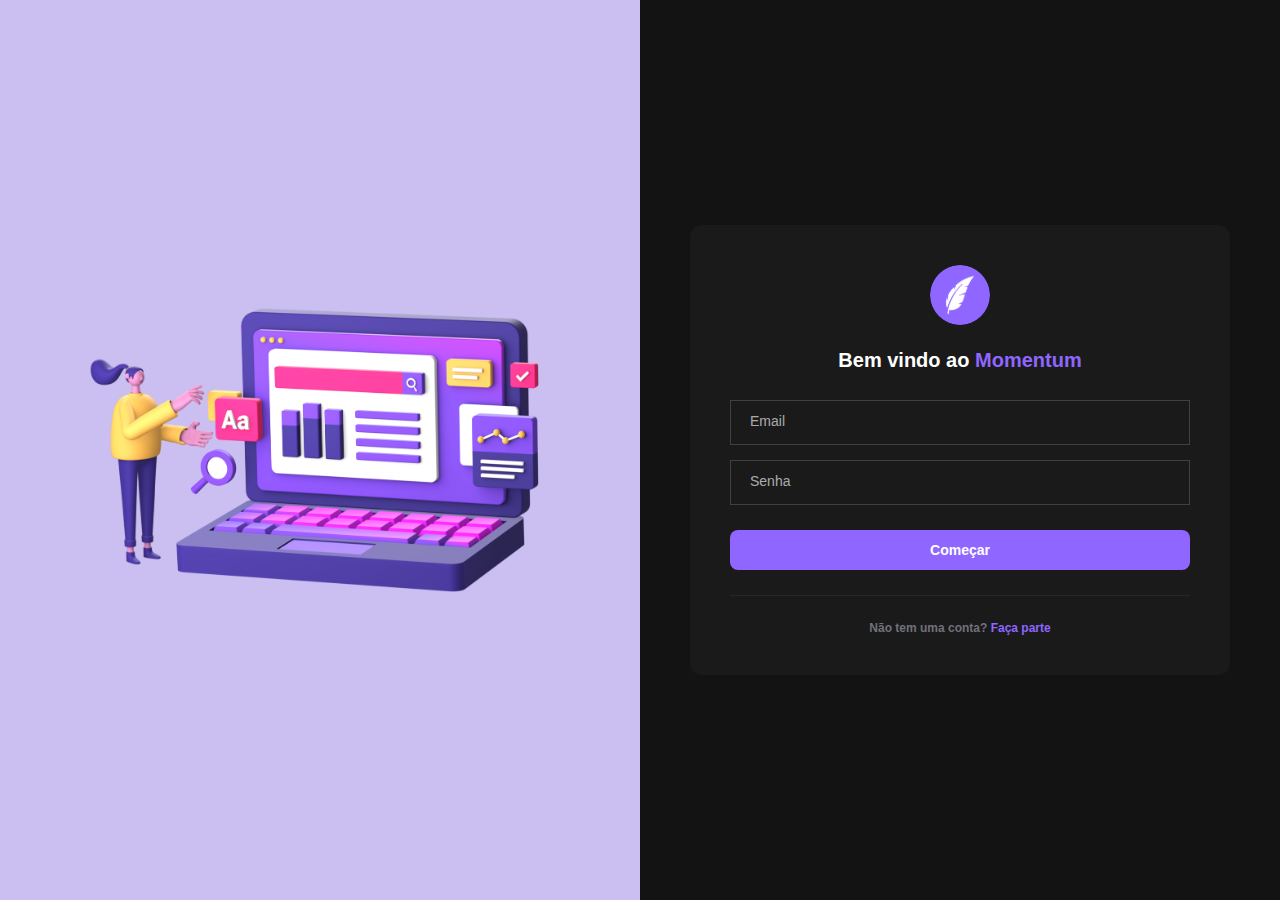
<file: index.html>
<!DOCTYPE html>
<html lang="pt-BR">
<head>
    <meta charset="UTF-8">
    <meta http-equiv="refresh" content="0; url=./login/index.html">
    <title>Redirecionando...</title>
</head>
<body>
    <p>Redirecionando para a página de login...</p>
</body>
</html>
</file>
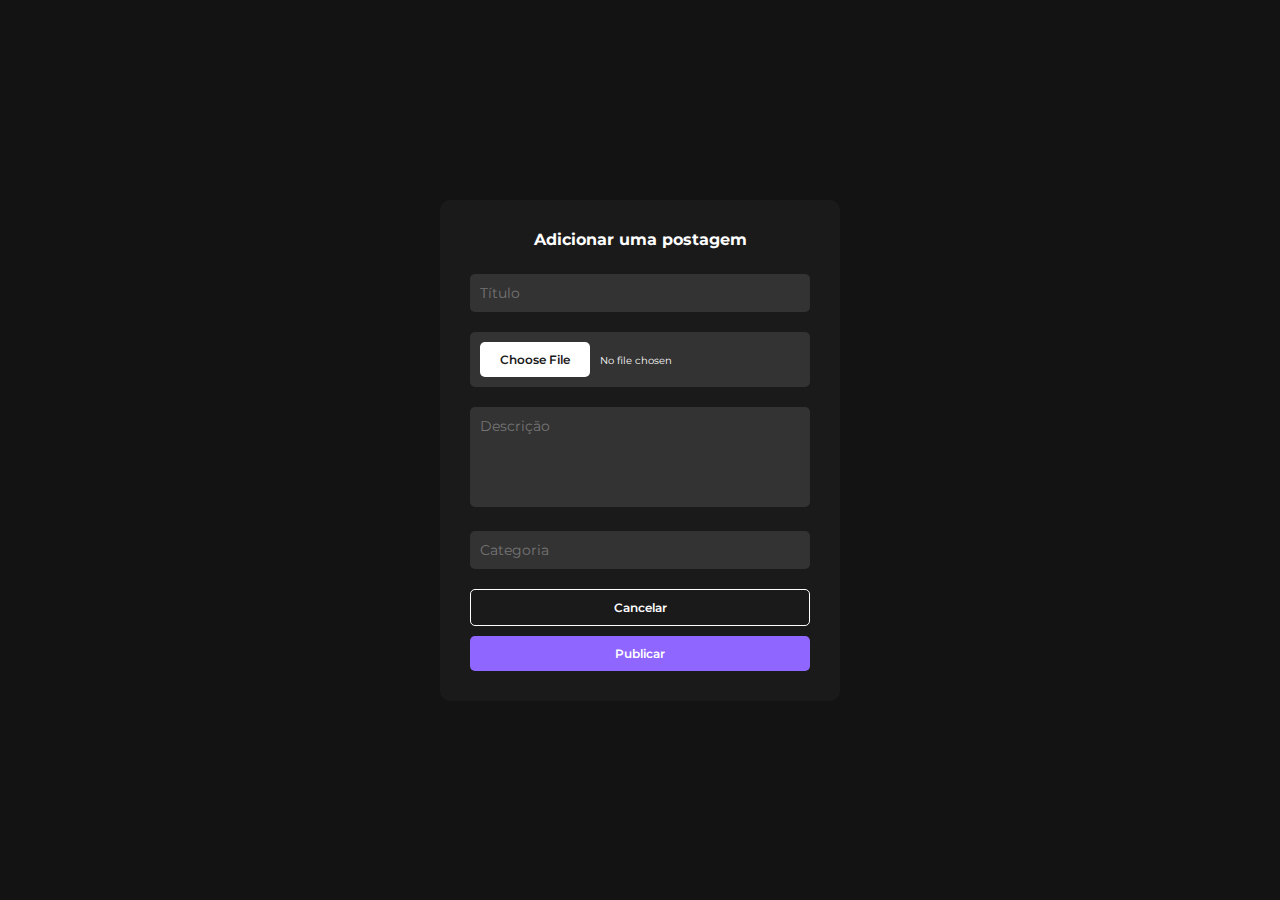
<file: create-post/index.html>
<!DOCTYPE html>
<html lang="pt-BR">
  <head>
    <meta charset="UTF-8" />
    <meta name="viewport" content="width=device-width, initial-scale=1.0" />
    <title>Adicionar Postagem</title>
    <link
      href="https://fonts.googleapis.com/css2?family=Montserrat:wght@400;500;600;700;800&family=Roboto:wght@400;500;700&family=Sofia+Sans:wght@400;500;700;800&display=swap"
      rel="stylesheet"
    />
    <link
      href="https://fonts.googleapis.com/css?family=Material+Icons|Material+Icons+Outlined|Material+Icons+Two+Tone|Material+Icons+Round|Material+Icons+Sharp|Material+Symbols+Outlined"
      rel="stylesheet"
    />
    <link rel="stylesheet" href="style.css" />
    <link rel="stylesheet" href="../style.css" />
  </head>
  <body>
    <div class="container">
      <h1>Adicionar uma postagem</h1>
      <form>
        <input
          type="text"
          placeholder="Título"
          required
          minlength="1"
          maxlength="50"
        />

        <div class="file-input-container">
          <input
            id="image"
            name="image"
            type="file"
            accept="image/*"
            required
          />
        </div>

        <textarea placeholder="Descrição" maxlength="150"></textarea>

        <input type="text" placeholder="Categoria" maxlength="30" />

        <div class="button-container">
          <a href="../posts/index.html" class="cancel-button">Cancelar</a>
          <button
            type="submit"
            onclick="event.preventDefault(); window.location.href='../view-post/index.html'"
          >
            Publicar
          </button>
        </div>
      </form>
    </div>
  </body>
</html>
</file>
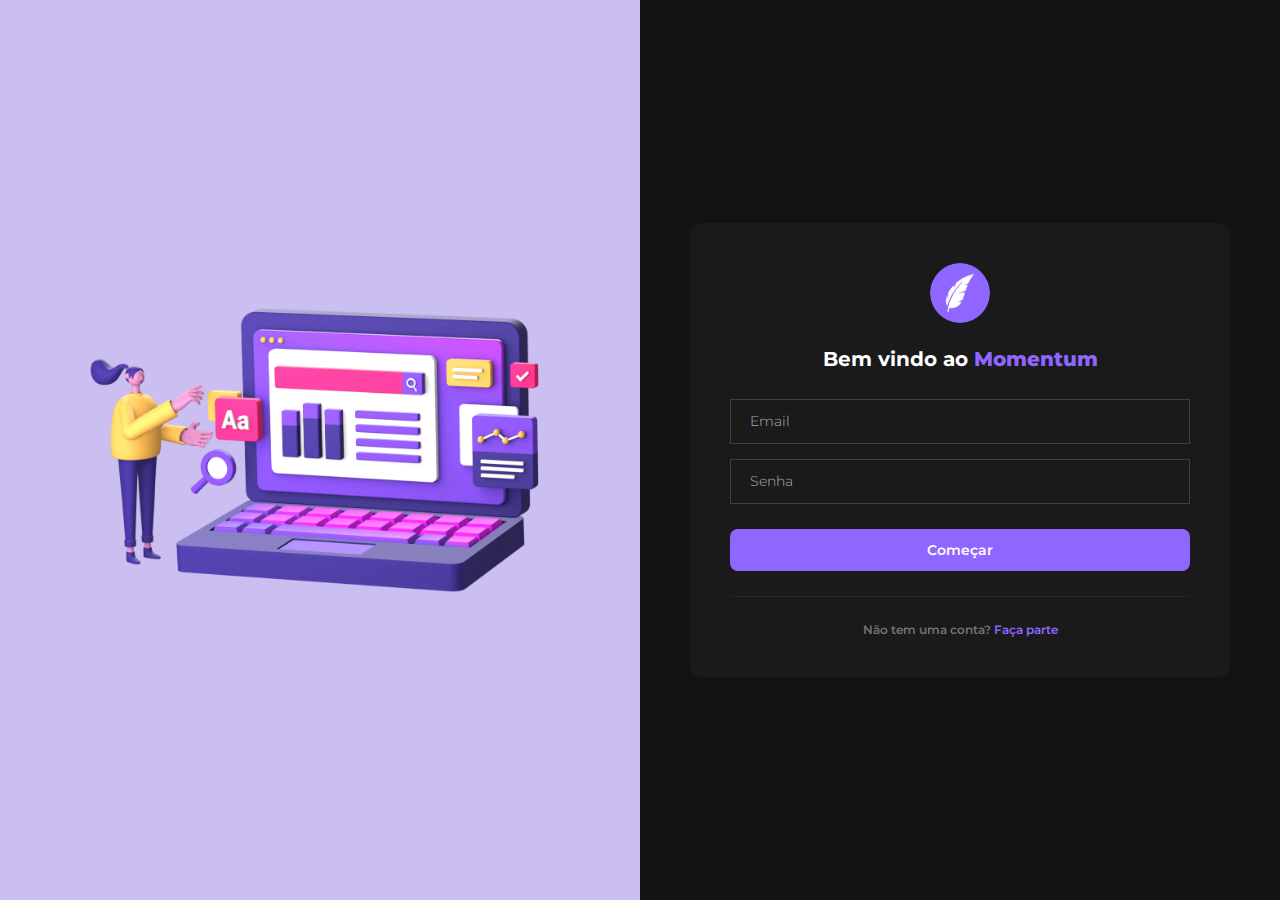
<file: login/index.html>
<!DOCTYPE html>
<html lang="en">
<head>
    <meta charset="UTF-8">
    <meta name="viewport" content="width=device-width, initial-scale=1.0">
    <link
        href="https://fonts.googleapis.com/css2?family=Montserrat:wght@400;500;600;700;800&family=Roboto:wght@400;500;700&family=Sofia+Sans:wght@400;500;700;800&display=swap"
        rel="stylesheet">
    <link
        href="https://fonts.googleapis.com/css?family=Material+Icons|Material+Icons+Outlined|Material+Icons+Two+Tone|Material+Icons+Round|Material+Icons+Sharp|Material+Symbols+Outlined"
        rel="stylesheet">
    <link rel="stylesheet" href="../style.css">
    <link rel="stylesheet" href="styles.css">
    <title>Bem-vindo ao Momentum!</title>
</head>
<body>
    <main>
        <section class="left">
            <img src="../assets/login-bg.png" alt="">
        </section>
        <section class="right">
            <div class="form-wrapper">
                <img src="../assets/logo.png" alt="">
                <h1>Bem vindo ao <span>Momentum</span></h1>
                <form id="form">
                    <div class="form-item form-group">
                        <input type="text" id="username" autocomplete="off" placeholder="" required>
                        <label for="username">Email</label>
                    </div>
                    <div class="form-item form-group">
                        <input type="password" id="username" autocomplete="off" placeholder="" required>
                        <label for="username">Senha</label>
                    </div>
                    <div class="buttons">
                        <a href="../posts/index.html">
                            <button id="button" type="button">Começar</button>
                        </a>
                    </div>
                    <hr>
                    <div class="register">
                        Não tem uma conta? <span>Faça parte</span>
                    </div>
                </form>
            </div>
        </section>
    </main>
</body>
</html>
</file>
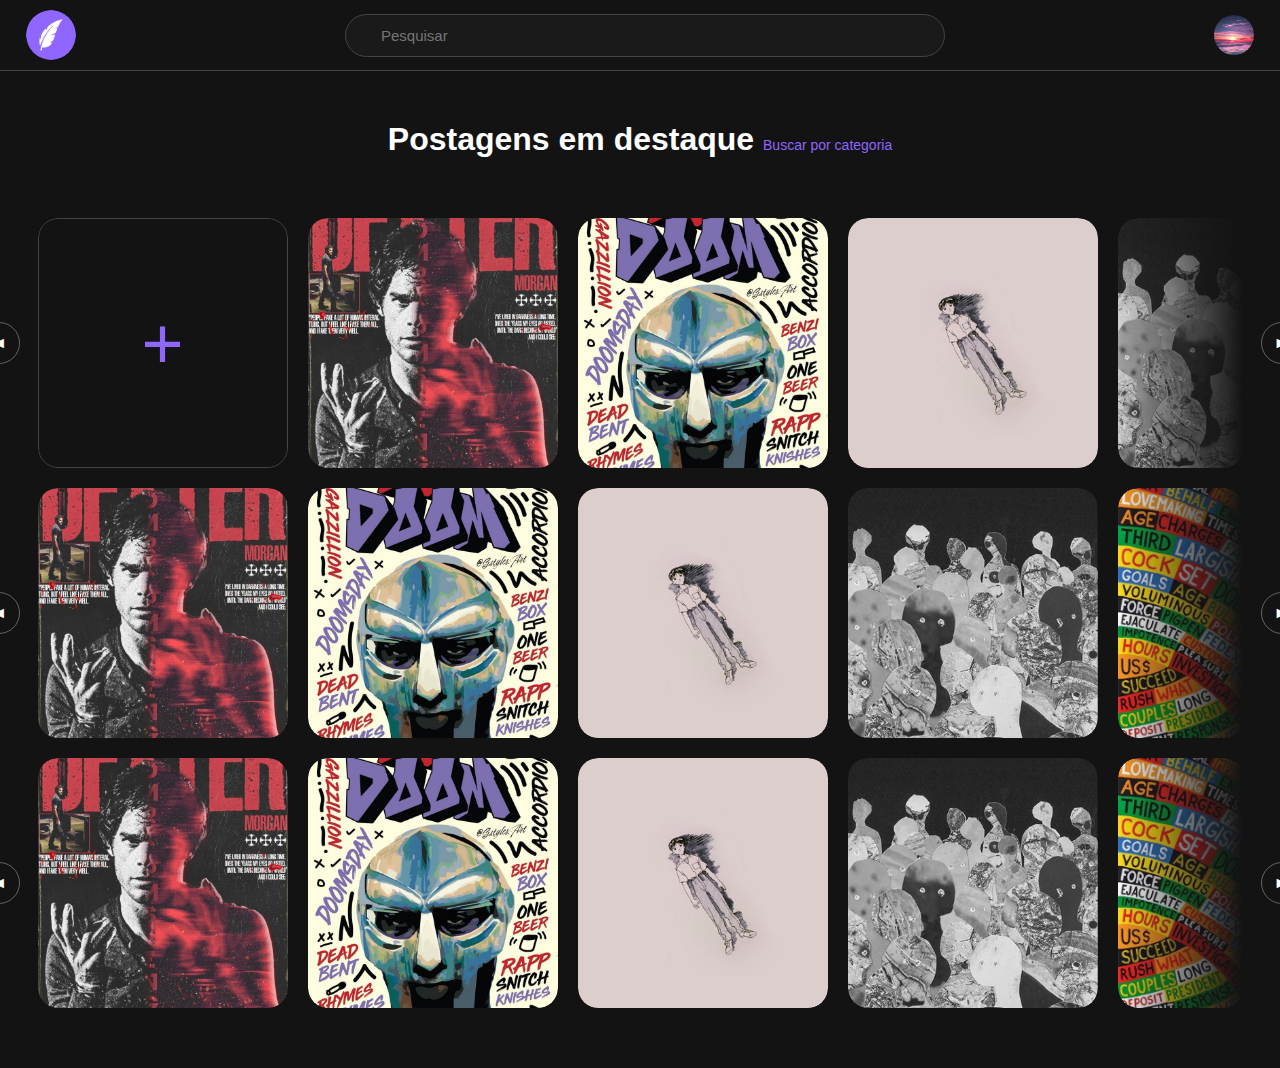
<file: posts/index.html>
<!DOCTYPE html>
<html lang="en">
<head>
  <meta charset="UTF-8">
  <meta name="viewport" content="width=device-width, initial-scale=1.0">
  <title>Momentum - Postagens em destaque</title>
  <link rel="stylesheet" href="../style.css">
  <link rel="stylesheet" href="styles.css">
</head>
<body>
  
  <!-- HEADER -->
  <div class="header">
    <img draggable="false" class="logo" src="../assets/logo.png">
    <input type="text" class="search" placeholder="Pesquisar">

    <div class="icon-wrapper">
      <img tabindex="1" draggable="false" class="icon pp" src="../assets/pfp.jpg">

      <div tabindex="1" class="user-info">
        <img src="../assets/pfp.jpg">
        <a href="../login/index.html">Sair</a>
      </div>
      
    </div>
  </div>

  <h1 class="title">Postagens em destaque <a href="./categories/index.html">Buscar por categoria</a></h1>

    <!-- CONTENT -->
  <div class="container">
    <span class="prev">►</span>
    <span class="next">►</span>

    <div class="window">
      <a class="add" href="../create-post/index.html">
        <span>+</span>
      </a>
    </div>
    
    <div class="window">
      <a class="link" href="../view-post/index.html"></a>
      <img class="picture" src="../assets/feed/1.jpg">
      <div class="hover-area">
        <div class="top-bar">
          <p>David S.</p>
          <a>Salvar</a> 
        </div>
        <div class="title">
          <h3 class="desc">Dexter</h3>
          <span class="desc">Dexter Morgan Poster</span>
        </div>
        <div class="bottom-bar">
          <a>↗</a>
          <div class="radius-ico">
            <img src="../assets/icons/download.webp">
            <img src="../assets/icons/more.webp">
          </div>
        </div>
      </div>
    </div>

    <div class="window">
      <a class="link" href="../view-post/index.html"></a>
      <img class="picture" src="../assets/feed/2.jpg">
      <div class="hover-area">
        <div class="top-bar">
          <p>David S.</p>
          <a>Salvar</a>
        </div>
          <div class="title">
            <h3 class="desc">MF DOOM</h3>
            <span class="desc">Rapper e produtor inglês influente na cena do hip hop</span>
          </div>
        <div class="bottom-bar">
          <a>↗</a>
          <div class="radius-ico">
            <img draggable="false" src="../assets/icons/download.webp">
            <img draggable="false" src="../assets/icons/more.webp">
          </div>
        </div>
      </div>
    </div>
    
    <div class="window">
      <a class="link" href="../view-post/index.html"></a>
      <img class="picture" src="../assets/feed/3.jpg">
      <div class="hover-area">
        <div class="top-bar">
          <p>David S.</p>
          <a>Salvar</a>
        </div>
        <div class="title">
          <h3 class="desc">Evangelion</h3>
          <span class="desc">
            Neon Genesis Evangelion é uma série de anime japonesa do gênero mecha dirigida por Hideaki Anno, produzida pelo estúdio Gainax e...
          </span>
        </div>
        <div class="bottom-bar">
          <a>↗</a>
          <div class="radius-ico">
            <img draggable="false" src="../assets/icons/download.webp">
            <img draggable="false" src="../assets/icons/more.webp">
          </div>
        </div>
      </div>
    </div>

    <div class="window last">
      <img class="picture last" src="../assets/feed/4.jpg">
    </div>
      
  </div>

  <!------------------------- APENAS REPETIÇÃO DE CÓDIGO ABAIXO!------------------------- -->
  
  <div class="container">
    <span class="prev">►</span>
    <span class="next">►</span>
    
    <div class="window">
      <a class="link" href="../view-post/index.html"></a>
      <img class="picture" src="../assets/feed/1.jpg">
      <div class="hover-area">
        <div class="top-bar">
          <p>David S.</p>
          <a>Salvar</a> 
        </div>
        <div class="title">
          <h3 class="desc">Dexter</h3>
          <span class="desc">Dexter Morgan Poster</span>
        </div>
        <div class="bottom-bar">
          <a>↗</a>
          <div class="radius-ico">
            <img src="../assets/icons/download.webp">
            <img src="../assets/icons/more.webp">
          </div>
        </div>
      </div>
    </div>

    <div class="window">
      <a class="link" href="../view-post/index.html"></a>
      <img class="picture" src="../assets/feed/2.jpg">
      <div class="hover-area">
        <div class="top-bar">
          <p>David S.</p>
          <a>Salvar</a>
        </div>
          <div class="title">
            <h3 class="desc">MF DOOM</h3>
            <span class="desc">Rapper e produtor inglês influente na cena do hip hop</span>
          </div>
        <div class="bottom-bar">
          <a>↗</a>
          <div class="radius-ico">
            <img draggable="false" src="../assets/icons/download.webp">
            <img draggable="false" src="../assets/icons/more.webp">
          </div>
        </div>
      </div>
    </div>
    
    <div class="window">
      <a class="link" href="../view-post/index.html"></a>
      <img class="picture" src="../assets/feed/3.jpg">
      <div class="hover-area">
        <div class="top-bar">
          <p>David S.</p>
          <a>Salvar</a>
        </div>
        <div class="title">
          <h3 class="desc">Evangelion</h3>
          <span class="desc">
            Neon Genesis Evangelion é uma série de anime japonesa do gênero mecha dirigida por Hideaki Anno, produzida pelo estúdio Gainax e...
          </span>
        </div>
        <div class="bottom-bar">
          <a>↗</a>
          <div class="radius-ico">
            <img draggable="false" src="../assets/icons/download.webp">
            <img draggable="false" src="../assets/icons/more.webp">
          </div>
        </div>
      </div>
    </div>

    <div class="window">
      <a class="link" href="../view-post/index.html"></a>
      <img class="picture" src="../assets/feed/4.jpg">
      <div class="hover-area">
        <div class="top-bar">
          <p>David S.</p>
          <a>Salvar</a>
        </div>
        <div class="title">
          <h3 class="desc">Radiohead</h3>
          <span class="desc">
            Radiohead é uma banda britânica de rock alternativo, formada no ano de 1985 em Abingdon, Oxford por Thom Yorke, os irmãos Jonny Greenwood e...
          </span>
        </div>
        <div class="bottom-bar">
          <a>↗</a>
          <div class="radius-ico">
            <img draggable="false" src="../assets/icons/download.webp">
            <img draggable="false" src="../assets/icons/more.webp">
          </div>
        </div>
      </div>
    </div>

    <div class="window last">
      <img class="picture last" src="../assets/feed/5.jpg">
    </div>
      
  </div>

  <div class="container" style="margin-bottom: 50px;">
    <span class="prev">►</span>
    <span class="next">►</span>
    
    <div class="window">
      <a class="link" href="../view-post/index.html"></a>
      <img class="picture" src="../assets/feed/1.jpg">
      <div class="hover-area">
        <div class="top-bar">
          <p>David S.</p>
          <a>Salvar</a> 
        </div>
        <div class="title">
          <h3 class="desc">Dexter</h3>
          <span class="desc">Dexter Morgan Poster</span>
        </div>
        <div class="bottom-bar">
          <a>↗</a>
          <div class="radius-ico">
            <img src="../assets/icons/download.webp">
            <img src="../assets/icons/more.webp">
          </div>
        </div>
      </div>
    </div>

    <div class="window">
      <a class="link" href="../view-post/index.html"></a>
      <img class="picture" src="../assets/feed/2.jpg">
      <div class="hover-area">
        <div class="top-bar">
          <p>David S.</p>
          <a>Salvar</a>
        </div>
          <div class="title">
            <h3 class="desc">MF DOOM</h3>
            <span class="desc">Rapper e produtor inglês influente na cena do hip hop</span>
          </div>
        <div class="bottom-bar">
          <a>↗</a>
          <div class="radius-ico">
            <img draggable="false" src="../assets/icons/download.webp">
            <img draggable="false" src="../assets/icons/more.webp">
          </div>
        </div>
      </div>
    </div>
    
    <div class="window">
      <a class="link" href="../view-post/index.html"></a>
      <img class="picture" src="../assets/feed/3.jpg">
      <div class="hover-area">
        <div class="top-bar">
          <p>David S.</p>
          <a>Salvar</a>
        </div>
        <div class="title">
          <h3 class="desc">Evangelion</h3>
          <span class="desc">
            Neon Genesis Evangelion é uma série de anime japonesa do gênero mecha dirigida por Hideaki Anno, produzida pelo estúdio Gainax e...
          </span>
        </div>
        <div class="bottom-bar">
          <a>↗</a>
          <div class="radius-ico">
            <img draggable="false" src="../assets/icons/download.webp">
            <img draggable="false" src="../assets/icons/more.webp">
          </div>
        </div>
      </div>
    </div>

    <div class="window">
      <a class="link" href="../view-post/index.html"></a>
      <img class="picture" src="../assets/feed/4.jpg">
      <div class="hover-area">
        <div class="top-bar">
          <p>David S.</p>
          <a>Salvar</a>
        </div>
        <div class="title">
          <h3 class="desc">Radiohead</h3>
          <span class="desc">
            Radiohead é uma banda britânica de rock alternativo, formada no ano de 1985 em Abingdon, Oxford por Thom Yorke, os irmãos Jonny Greenwood e...
          </span>
        </div>
        <div class="bottom-bar">
          <a>↗</a>
          <div class="radius-ico">
            <img draggable="false" src="../assets/icons/download.webp">
            <img draggable="false" src="../assets/icons/more.webp">
          </div>
        </div>
      </div>
    </div>

    <div class="window last">
      <img class="picture last" src="../assets/feed/5.jpg">
    </div>
      
  </div>

</body>
</html>
</file>
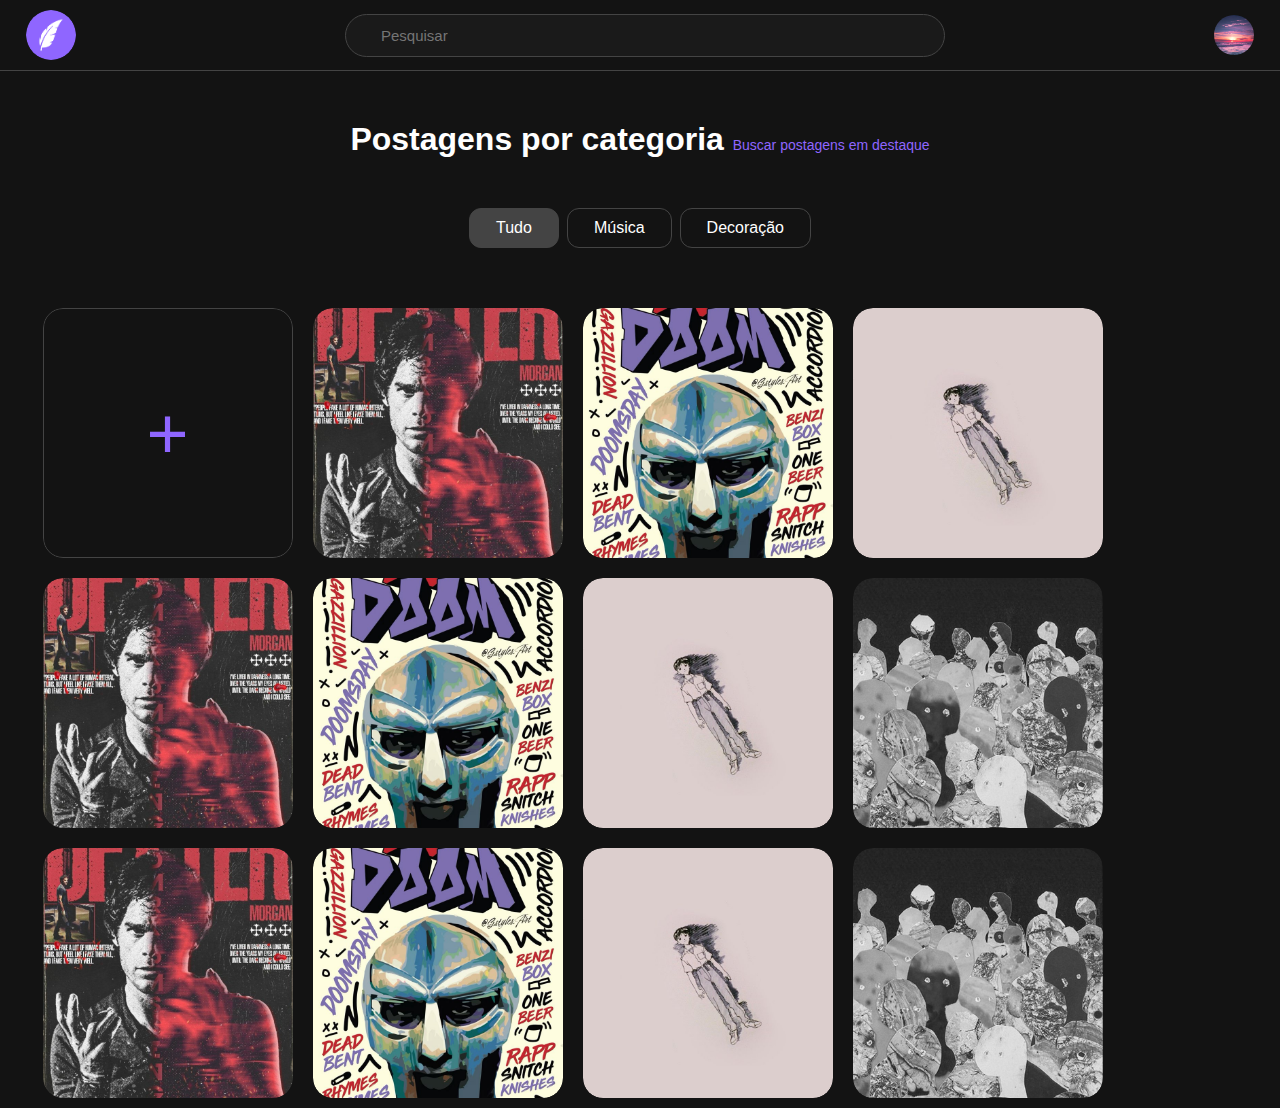
<file: posts/categories/index.html>
<!DOCTYPE html>
<html lang="en">
<head>
  <meta charset="UTF-8">
  <meta name="viewport" content="width=device-width, initial-scale=1.0">
  <title>Momentum - Postagens em destaque</title>
  <link rel="stylesheet" href="../../style.css">
  <link rel="stylesheet" href="../styles.css">
  <link rel="stylesheet" href="styles.css">
</head>
<body>
  
  <!-- HEADER -->
  <div class="header">
    <img draggable="false" class="logo" src="../../assets/logo.png">
    <input type="text" class="search" placeholder="Pesquisar">

    <div class="icon-wrapper">
      <img tabindex="1" draggable="false" class="icon pp" src="../../assets/pfp.jpg">

      <div tabindex="1" class="user-info">
        <img src="../../assets/pfp.jpg">
        <a href="../../login/index.html">Sair</a>
      </div>
      
    </div>
  </div>

  <h1 class="title">Postagens por categoria <a href="../index.html">Buscar postagens em destaque</a></h1>

  <div class="categories">
    <span class="selected">Tudo</span>
    <span>Música</span>
    <span>Decoração</span>
  </div>

    <!-- CONTENT -->
  <div class="container">

    <div class="window">
      <a class="add" href="../../create-post/index.html">
        <span>+</span>
      </a>
    </div>
    
    <div class="window">
      <a class="link" href="../../view-post/index.html"></a>
      <img class="picture" src="../../assets/feed/1.jpg">
      <div class="hover-area">
        <div class="top-bar">
          <p>David S.</p>
          <a>Salvar</a> 
        </div>
        <div class="title">
          <h3 class="desc">Dexter</h3>
          <span class="desc">Dexter Morgan Poster</span>
        </div>
        <div class="bottom-bar">
          <a>↗</a>
          <div class="radius-ico">
            <img src="../../assets/icons/download.webp">
            <img src="../../assets/icons/more.webp">
          </div>
        </div>
      </div>
    </div>

    <div class="window">
      <a class="link" href="../../view-post/index.html"></a>
      <img class="picture" src="../../assets/feed/2.jpg">
      <div class="hover-area">
        <div class="top-bar">
          <p>David S.</p>
          <a>Salvar</a>
        </div>
          <div class="title">
            <h3 class="desc">MF DOOM</h3>
            <span class="desc">Rapper e produtor inglês influente na cena do hip hop</span>
          </div>
        <div class="bottom-bar">
          <a>↗</a>
          <div class="radius-ico">
            <img draggable="false" src="../../assets/icons/download.webp">
            <img draggable="false" src="../../assets/icons/more.webp">
          </div>
        </div>
      </div>
    </div>
    
    <div class="window">
      <a class="link" href="../../view-post/index.html"></a>
      <img class="picture" src="../../assets/feed/3.jpg">
      <div class="hover-area">
        <div class="top-bar">
          <p>David S.</p>
          <a>Salvar</a>
        </div>
        <div class="title">
          <h3 class="desc">Evangelion</h3>
          <span class="desc">
            Neon Genesis Evangelion é uma série de anime japonesa do gênero mecha dirigida por Hideaki Anno, produzida pelo estúdio Gainax e...
          </span>
        </div>
        <div class="bottom-bar">
          <a>↗</a>
          <div class="radius-ico">
            <img draggable="false" src="../../assets/icons/download.webp">
            <img draggable="false" src="../../assets/icons/more.webp">
          </div>
        </div>
      </div>
    </div>
    
  </div>

  <!------------------------- APENAS REPETIÇÃO DE CÓDIGO ABAIXO!------------------------- -->

  <div class="container">
    <div class="window">
      <a class="link" href="../../view-post/index.html"></a>
      <img class="picture" src="../../assets/feed/1.jpg">
      <div class="hover-area">
        <div class="top-bar">
          <p>David S.</p>
          <a>Salvar</a> 
        </div>
        <div class="title">
          <h3 class="desc">Dexter</h3>
          <span class="desc">Dexter Morgan Poster</span>
        </div>
        <div class="bottom-bar">
          <a>↗</a>
          <div class="radius-ico">
            <img src="../../assets/icons/download.webp">
            <img src="../../assets/icons/more.webp">
          </div>
        </div>
      </div>
    </div>

    <div class="window">
      <a class="link" href="../../view-post/index.html"></a>
      <img class="picture" src="../../assets/feed/2.jpg">
      <div class="hover-area">
        <div class="top-bar">
          <p>David S.</p>
          <a>Salvar</a>
        </div>
          <div class="title">
            <h3 class="desc">MF DOOM</h3>
            <span class="desc">Rapper e produtor inglês influente na cena do hip hop</span>
          </div>
        <div class="bottom-bar">
          <a>↗</a>
          <div class="radius-ico">
            <img draggable="false" src="../../assets/icons/download.webp">
            <img draggable="false" src="../../assets/icons/more.webp">
          </div>
        </div>
      </div>
    </div>
    
    <div class="window">
      <a class="link" href="../../view-post/index.html"></a>
      <img class="picture" src="../../assets/feed/3.jpg">
      <div class="hover-area">
        <div class="top-bar">
          <p>David S.</p>
          <a>Salvar</a>
        </div>
        <div class="title">
          <h3 class="desc">Evangelion</h3>
          <span class="desc">
            Neon Genesis Evangelion é uma série de anime japonesa do gênero mecha dirigida por Hideaki Anno, produzida pelo estúdio Gainax e...
          </span>
        </div>
        <div class="bottom-bar">
          <a>↗</a>
          <div class="radius-ico">
            <img draggable="false" src="../../assets/icons/download.webp">
            <img draggable="false" src="../../assets/icons/more.webp">
          </div>
        </div>
      </div>
    </div>

    <div class="window">
      <a class="link" href="../../view-post/index.html"></a>
      <img class="picture" src="../../assets/feed/4.jpg">
      <div class="hover-area">
        <div class="top-bar">
          <p>David S.</p>
          <a>Salvar</a>
        </div>
        <div class="title">
          <h3 class="desc">Evangelion</h3>
          <span class="desc">
            Neon Genesis Evangelion é uma série de anime japonesa do gênero mecha dirigida por Hideaki Anno, produzida pelo estúdio Gainax e...
          </span>
        </div>
        <div class="bottom-bar">
          <a>↗</a>
          <div class="radius-ico">
            <img draggable="false" src="../../assets/icons/download.webp">
            <img draggable="false" src="../../assets/icons/more.webp">
          </div>
        </div>
      </div>
    </div>
    
  </div>

  <div class="container">
    <div class="window">
      <a class="link" href="../../view-post/index.html"></a>
      <img class="picture" src="../../assets/feed/1.jpg">
      <div class="hover-area">
        <div class="top-bar">
          <p>David S.</p>
          <a>Salvar</a> 
        </div>
        <div class="title">
          <h3 class="desc">Dexter</h3>
          <span class="desc">Dexter Morgan Poster</span>
        </div>
        <div class="bottom-bar">
          <a>↗</a>
          <div class="radius-ico">
            <img src="../../assets/icons/download.webp">
            <img src="../../assets/icons/more.webp">
          </div>
        </div>
      </div>
    </div>

    <div class="window">
      <a class="link" href="../../view-post/index.html"></a>
      <img class="picture" src="../../assets/feed/2.jpg">
      <div class="hover-area">
        <div class="top-bar">
          <p>David S.</p>
          <a>Salvar</a>
        </div>
          <div class="title">
            <h3 class="desc">MF DOOM</h3>
            <span class="desc">Rapper e produtor inglês influente na cena do hip hop</span>
          </div>
        <div class="bottom-bar">
          <a>↗</a>
          <div class="radius-ico">
            <img draggable="false" src="../../assets/icons/download.webp">
            <img draggable="false" src="../../assets/icons/more.webp">
          </div>
        </div>
      </div>
    </div>
    
    <div class="window">
      <a class="link" href="../../view-post/index.html"></a>
      <img class="picture" src="../../assets/feed/3.jpg">
      <div class="hover-area">
        <div class="top-bar">
          <p>David S.</p>
          <a>Salvar</a>
        </div>
        <div class="title">
          <h3 class="desc">Evangelion</h3>
          <span class="desc">
            Neon Genesis Evangelion é uma série de anime japonesa do gênero mecha dirigida por Hideaki Anno, produzida pelo estúdio Gainax e...
          </span>
        </div>
        <div class="bottom-bar">
          <a>↗</a>
          <div class="radius-ico">
            <img draggable="false" src="../../assets/icons/download.webp">
            <img draggable="false" src="../../assets/icons/more.webp">
          </div>
        </div>
      </div>
    </div>

    <div class="window">
      <a class="link" href="../../view-post/index.html"></a>
      <img class="picture" src="../../assets/feed/4.jpg">
      <div class="hover-area">
        <div class="top-bar">
          <p>David S.</p>
          <a>Salvar</a>
        </div>
        <div class="title">
          <h3 class="desc">Evangelion</h3>
          <span class="desc">
            Neon Genesis Evangelion é uma série de anime japonesa do gênero mecha dirigida por Hideaki Anno, produzida pelo estúdio Gainax e...
          </span>
        </div>
        <div class="bottom-bar">
          <a>↗</a>
          <div class="radius-ico">
            <img draggable="false" src="../../assets/icons/download.webp">
            <img draggable="false" src="../../assets/icons/more.webp">
          </div>
        </div>
      </div>
    </div>
    
  </div>

</body>
</html>
</file>
<file: create-post/style.css>
body {
  margin: 0;
  padding: 0;
  display: flex;
  justify-content: center;
  align-items: center;
  height: 100vh;
  background-color: #000;
  color: #fff;
}

.container {
  background-color: #1a1a1a;
  padding: 30px;
  border-radius: 10px;
  width: 400px;
  text-align: center;
}

.container h1 {
  margin-bottom: 25px;
  font-size: 16px;
}

.container input,
.container textarea,
.container select {
  width: 100%;
  padding: 10px;
  margin-bottom: 20px;
  border: none;
  border-radius: 5px;
  background-color: #333;
  color: #fff;
  font-size: 14px;
  box-sizing: border-box;
}

.container textarea {
  resize: none;
  min-height: 100px;
}

.button-container {
  display: flex;
  flex-direction: column;
  gap: 10px;
}

.container button, .cancel-button {
  background-color: #8f66ff;
  color: #fff;
  border: none;
  padding: 10px 20px;
  border-radius: 5px;
  cursor: pointer;
  width: 100%;
  font-size: 12px;
  font-weight: 600;
  transition: background-color 0.3s ease;
}

.container button:hover {
  background-color: #7a5acf;
}

.cancel-button {
  background-color: transparent !important;
  border: 1px solid #fff !important;
  color: #fff !important;
}

.cancel-button:hover {
  background-color: rgba(255, 255, 255, 0.1) !important;
}

.file-input-container input[type="file"] {
  width: 100%;
  color: #fff;
  font-size: 10px;
}

.file-input-container input[type="file"]::file-selector-button {
  font-family: "Montserrat", sans-serif;
  font-weight: 600;
  background-color: #fff;
  color: var(--body);
  border: none;
  padding: 10px 20px;
  margin-right: 10px;
  border-radius: 5px;
  cursor: pointer;
  font-size: 12px;
  transition: background-color 0.3s ease;
}

.file-input-container input[type="file"]::file-selector-button:hover {
  background-color: #ffffffc4;
}

input#image {
  cursor: pointer;
}
</file>
<file: style.css>
*,
body,
html {
  box-sizing: border-box;
  font-family: "Montserrat", sans-serif;
  padding: 0;
  margin: 0;
  border: none;
}

body,
html {
  background-color: var(--container);
  overflow-x: hidden;
}

a {
  text-decoration: none;
}

img {
  user-select: none;
}

*:focus {
  outline: none;
}

:root {
  --primary: #8f66ff;
  --container: #131313;
  --body: #1a1a1a;
  --light-primary: #cbbef0;
  --gray-500: #71717a;
  --gray-700: #3f3f46;
  --gray-800: #27272a;
}
</file>
<file: login/styles.css>
main {
    display: flex;
    height: 100vh;
}

/* ============= LEFT COLUMN ============= */

@keyframes pulse-animation {
    0% {
      box-shadow: 0 0 0 0px rgba(0, 0, 0, 0.2);
    }
    100% {
      box-shadow: 0 0 0 20px rgba(0, 0, 0, 0);
    }
  }

section.left {
    width: 50vw;
    background-color: var(--light-primary);
    display: flex;
    flex-direction: column;
    align-items: center;
    justify-content: center;
    gap: 8px;
}

section.left img {
    height: 400px;
}

/* ============= RIGHT COLUMN ============ */

section.right {
    width: 50vw;
    display: flex;
    flex-direction: column;
    align-items: center;
    justify-content: center;
    padding: 0 50px;
}

.form-wrapper {
    width: 100%;
    max-width: 560px;
    padding: 40px;
    background-color: var(--body);
    border-radius: 12px;
    text-align: center;
}

.form-wrapper h1 {
    color: #FFF;
    font-size: 20px;
    margin-bottom: 28px;
    text-align: center;
}

.form-wrapper h1 span {
    color: var(--primary);
    font-weight: 800;
}

.form-wrapper img {
    height: 60px;
    animation: pulse-animation 2s infinite;
    border-radius: 50%;
    margin-bottom: 20px;
}

.form-wrapper form .form-item {
    position: relative;
    margin-bottom: 15px;
    text-align: left;
}

.form-wrapper form .form-item small {
    color: #ef4444;
    font-size: 12px;
}

.form-wrapper form .form-item a {
    color: var(--primary);
    font-size: 12px;
    font-weight: 700;
}

.form-wrapper form .form-item a:hover {
    color: var(--primary);
    font-size: 12px;
}

.form-wrapper form .buttons {
    width: 100%;
    margin-top: 25px;
}

.form-wrapper form .buttons button {
    width: 100%;
    border: none;
    background-color: var(--primary);
    color: #FFF;
    font-size: 14px;
    padding: 12px 0;
    font-weight: 600;
    border-radius: 8px;
    transition: all 200ms;
    cursor: pointer;
}

.form-wrapper form .buttons button:hover {
    filter: brightness(1.1);
}

.form-wrapper form hr {
    width: 100%;
    height: 1px;
    margin: 25px 0;
    background-color: var(--gray-800);
}

.form-wrapper form .register {
    text-align: center;
    width: 100%;
    font-weight: 600;
    color: var(--gray-500);
    font-size: 12px;
}

.form-wrapper form .register span {
    color: var(--primary);
    cursor: pointer;
}

.form-group input {
    width: 100%;
    height: 45px;
    border: solid 1px var(--gray-700);
    transition: all 100ms ease;
    padding: 0 15px;
    background-color: transparent;
    color: #FFF;
  }
  
.form-group input:focus {
border-color: var(--primary);
}

.form-group input:focus {
border-color: var(--primary);
}

.form-group label {
position: absolute;
cursor: text;
z-index: 2;
top: 13px;
left: 10px;
font-size: 14px;
font-weight: 300;
padding: 0 10px;
color: #ebebebb3;
transition: all 100ms ease;
background-color: var(--body);
}

.form-group input:focus + label,
input:not(:placeholder-shown) + label {
font-size: 12px;
top: -6px;
}

.form-group input:focus + label {
color: var(--primary);
}

/* ============= RESPONSIVENESS ============ */

@media (max-width: 992px) {
    section.left {
        display: none;
    }

    section.right {
        width: 100vw;
    }
}
</file>
<file: posts/styles.css>
/* HEADER */

.header {
  display: flex;
  align-items: center;
  justify-content: space-between;
  padding: 10px 26px;
  max-width: 100%;
  border-bottom: 1px solid #444444;
}

.header .logo {
  height: 50px;
  cursor: pointer;
  border-radius: 50%;
}

.header .search {
  width: 100%;
  max-width: 600px;
  margin: 0px 26px;
  padding: 12px 35px;
  border-radius: 40px;
  outline: none;
  position: relative;
  background-color: var(--body);
  font-size: 15px;
  background-image: url("https://cdn4.iconfinder.com/data/icons/music-ui-solid-24px/24/search-3-256.png");
  background-size: 21px;
  background-repeat: no-repeat;
  background-position: center left;
  background-position: 10px;
  color: gray;
  border: 1px solid #444444;
}

.header .search:hover {
  background-color: #3333;
}

.header .search:focus {
  border-color: var(--primary);
}

.header .search::placeholder {
  user-select: none;
}

/* HEADER --> USER INFO SECTION */

.icon-wrapper {
  display: flex;
  justify-content: center;
  align-items: center;
  position: relative;
}

.icon-wrapper .icon {
  width: 40px;
  height: 40px;
  border-radius: 50%;
  cursor: pointer;
}

.user-info {
  width: 250px;
  height: 350px;
  border-radius: 15px;
  background-color: var(--body);
  border: 1px solid #444444;
  position: absolute;
  top: 40px;
  right: 20px;
  visibility: hidden;
  opacity: 0;
  transition: all 0.3s;
  display: flex;
  justify-content: center;
  align-items: center;
  align-content: center;
  user-select: none;
  z-index: 99;
}

.pp:focus + .user-info, .user-info:focus {
  visibility: visible;
  opacity: 1;
  top: 50px;
}

.user-info a {
  padding: 5px 15px;
  border: 2px solid var(--primary);
  color: var(--primary);
  border-radius: 5px;
}

.user-info {
  flex-direction: column;
}

.user-info img {
  width: 150px;
  height: 150px;
  border-radius: 50%;
  margin-bottom: 20px;
}

.user-info a:hover {
  background: #161b22;
}

h1.title {
  width: fit-content;
  margin: 50px auto;
  color: #FFF;
}

h1.title a {
  color: var(--primary);
  font-weight: 500;
  font-size: 14px;
}

/* CONTENT */

.container {
  position: relative;
  width: fit-content;
  margin: 0 auto;
  display: grid;
  grid-template-columns: 1fr 1fr 1fr 1fr 0.5fr;
}

.container .next, .container .prev {
  color: #FFF;
  position: absolute;
  top: 50%;
  transform: translateY(-50%);
  font-weight: 900;
  font-size: 16px;
  width: 20px;
  height: 20px;
  display: flex;
  align-items: center;
  justify-content: center;
  padding: 20px;
  border-radius: 50%;
  cursor: pointer;
  transition: all 200ms ease-out;
  border: 1px solid #ffffff55;
}

.container .next:hover, .container .prev:hover {
  background-color: #444444;
}

.container .next {
  right: -50px;
}

.container .prev {
  left: -50px;
  transform: translateY(-50%) scaleX(-1);
}

.container .window {
  border-radius: 20px;
  margin: 10px;
  width: 250px;
  height: 250px;
  overflow: hidden;
  position: relative;
  z-index: 99;
}

.container .window.last {
  width: 125px;
}

.container .window .link {
  width: 100%;
  height: 100%;
  display: block;
  position: absolute;
  z-index: 9999;
}

.container .window .add {
  border: 1px solid #444444;
  cursor: pointer;
  width: 100%;
  height: 250px;
  display: flex;
  align-items: center;
  justify-content: center;
  font-size: 72px;
  color: var(--primary);
  border-radius: 20px;
  transition: all 200ms ease-out;
}

.container .window .add:hover {
  background-color: #444444;
}

.container .window .add span {
  text-decoration: none;
}

.container .window .picture {
  width: 100%;
  height: 250px;
  border-radius: 20px;
  cursor: pointer;
  margin-bottom: 12px;
  object-fit: cover;
  transition: all 250ms ease-out;
}

.container .window .picture.last {
  cursor: default;
  width: 250px;
  mask-image: linear-gradient(0.25turn, black, transparent, transparent);
}

.container .window .link:hover ~ .picture  {
  transform: scale(1.25);
}

.container .window .content {
  margin-left: 10px;
  margin-top: -2px;
  font-size: 13px;
  font-weight: bold;
}

/* CONTENT - Hover area */

.hover-area {
  margin-bottom: 12px;
  position: absolute;
  top: 0px;
  width: 100%;
  height: 250px;
  border-radius: 20px;
  cursor: pointer ;
  display: flex;
  align-content: space-between;
  align-items: baseline;
  justify-content: center;
  flex-wrap: wrap;
  background-color: rgba(000, 000, 0, 0.40);
  user-select: none;
}

.hover-area .title {
  color: #FFF;
  opacity: 0.75;
  font-weight: 400px;
  padding: 0 16px;
}

.hover-area .title h3 {
 text-align: center;
}

.hover-area .top-bar {
  display: flex;
  justify-content: space-between;
  align-items: center;
  padding: 5px 10px;
  width: 100%;
  border-radius: 20px;
}

.hover-area .top-bar span {
  margin-bottom: 6px;
}

.hover-area .top-bar p {
  position: relative;
  color: white;
  font-size: 20px;
  font-weight: bolder;
  cursor: pointer;
  display: inline-block;
}

.hover-area .top-bar p::after  {
  content: "⌵";
  position: absolute;
  right: -16px;
  top: -5px;
}

.hover-area .top-bar a {
  color: white;
  padding: 15px 25px;
  font-weight: bolder;
  font-size: 12px;
  border-radius: 40px;
  cursor: pointer;
  background-color: var(--primary);
}

.hover-area .top-bar a:hover {
  filter: brightness(1.1);
}

.hover-area .bottom-bar {
  padding: 10px 10px;
  width: 100%;
  border-radius: 20px;
  display: flex;
  justify-content: space-between;
  align-items: center;
}

.hover-area .bottom-bar a {
  padding: 5px 10px;
  background: #efefef;
  border-radius: 40px;
  cursor: pointer;
  font-weight: bolder;
}

.hover-area .bottom-bar a:hover {
  background:white;
}

.hover-area .bottom-bar img {
  width: 34px;
  border-radius: 50%;
  background: #efefef;
  padding: 8px;
  cursor: pointer;
  margin: 0px 2px;
}
.hover-area .bottom-bar img:hover {
  background:white;
}

.hover-area {
  opacity: 0;
}

.window:hover .hover-area {
  opacity: 1;
}
</file>
<file: posts/categories/styles.css>
.categories {
  width: fit-content;
  margin: 50px auto;
  color: #FFF;
  display: flex;
  gap: 8px;
}

.categories span {
  padding: 10px 26px;
  border: 1px solid #444444;
  border-radius: 12px;
  cursor: pointer;
}

.categories span:hover {
  background-color: #444444;
  filter: brightness(1.1);
}

.categories span.selected {
  background-color: #444444;
}
</file>
